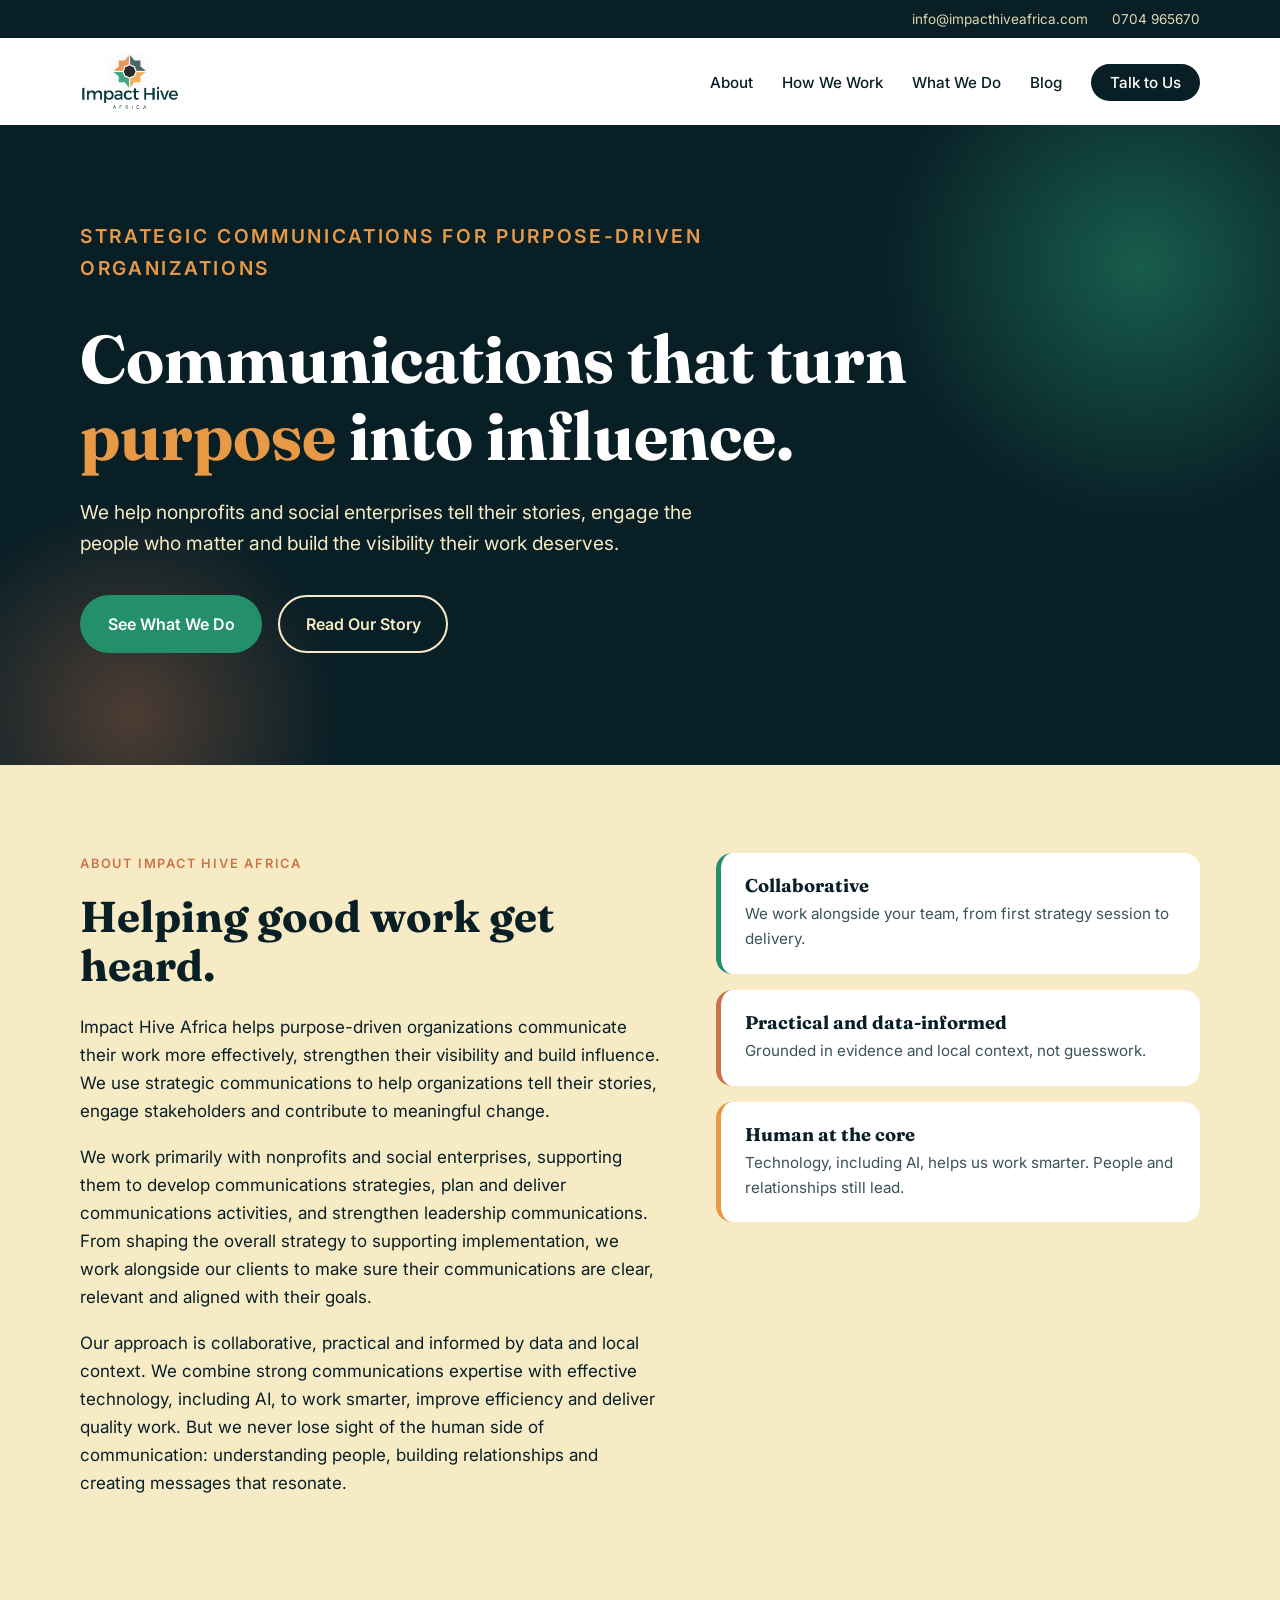
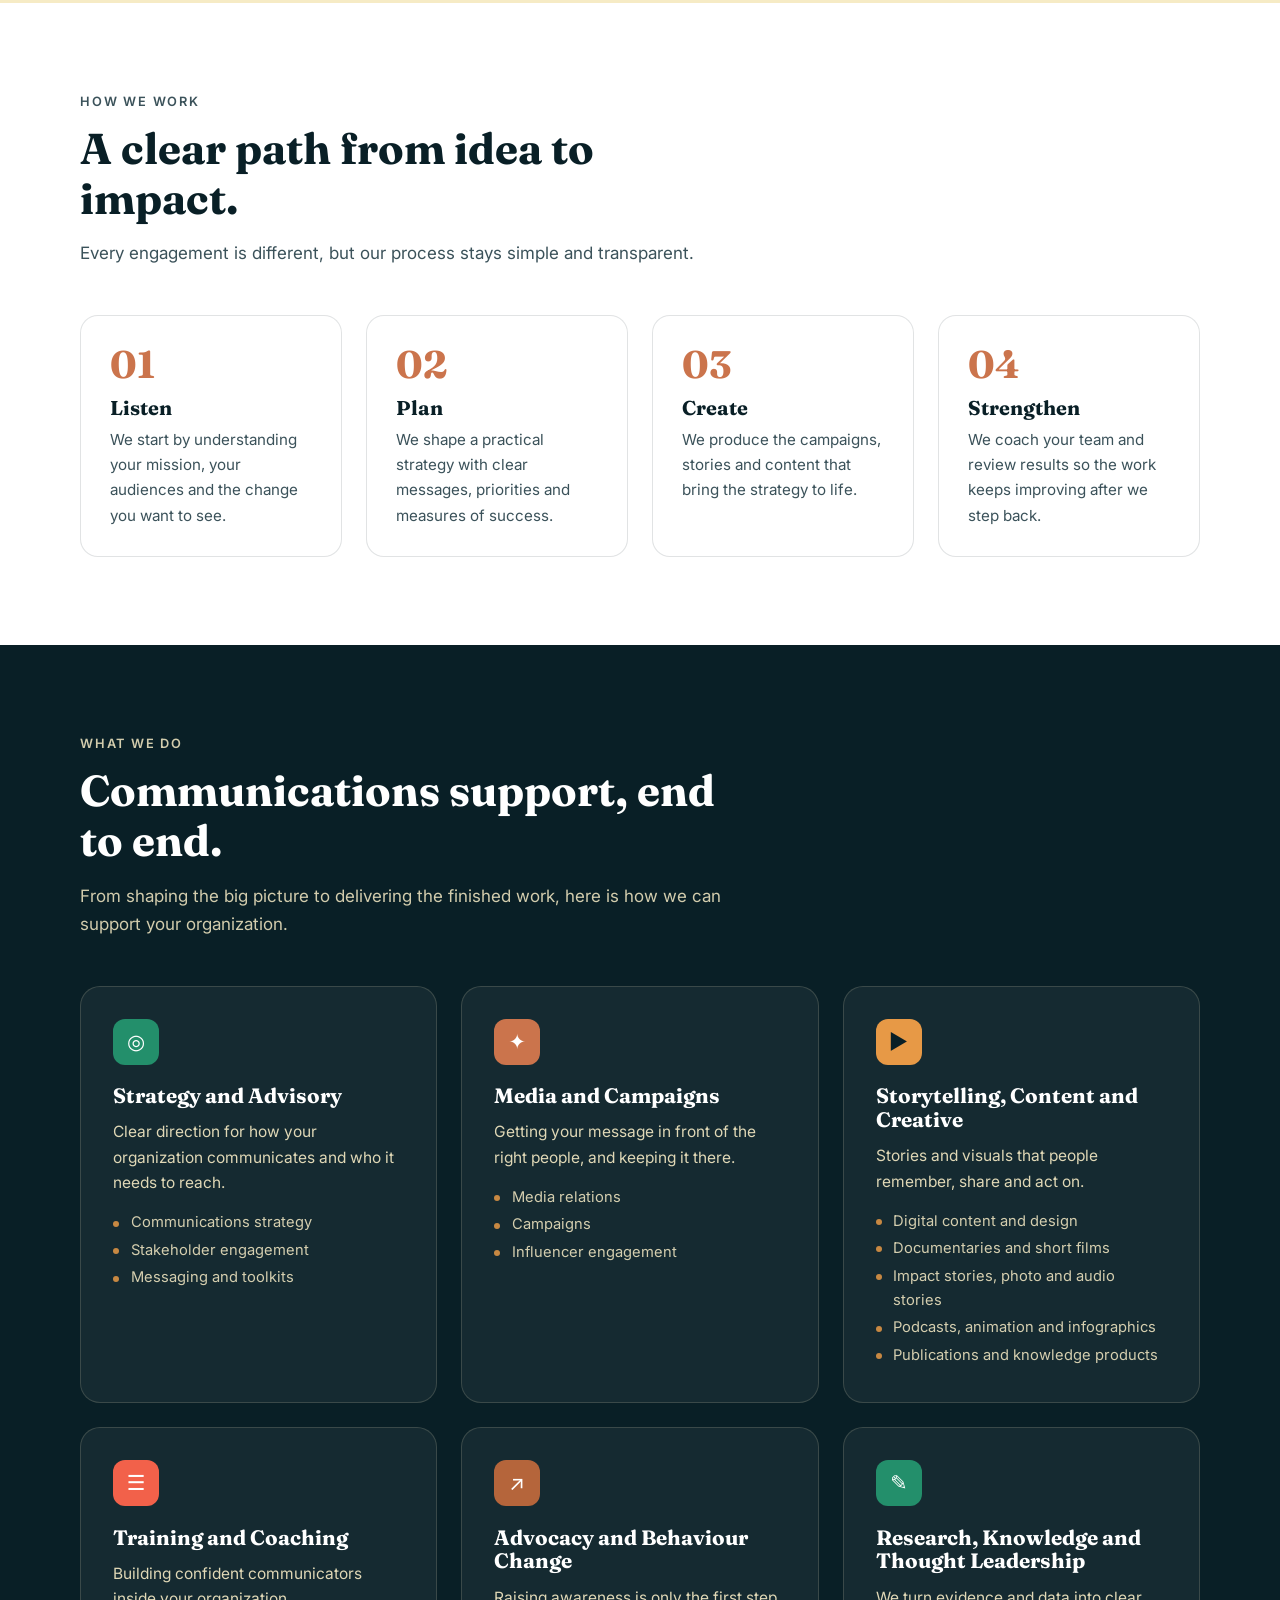
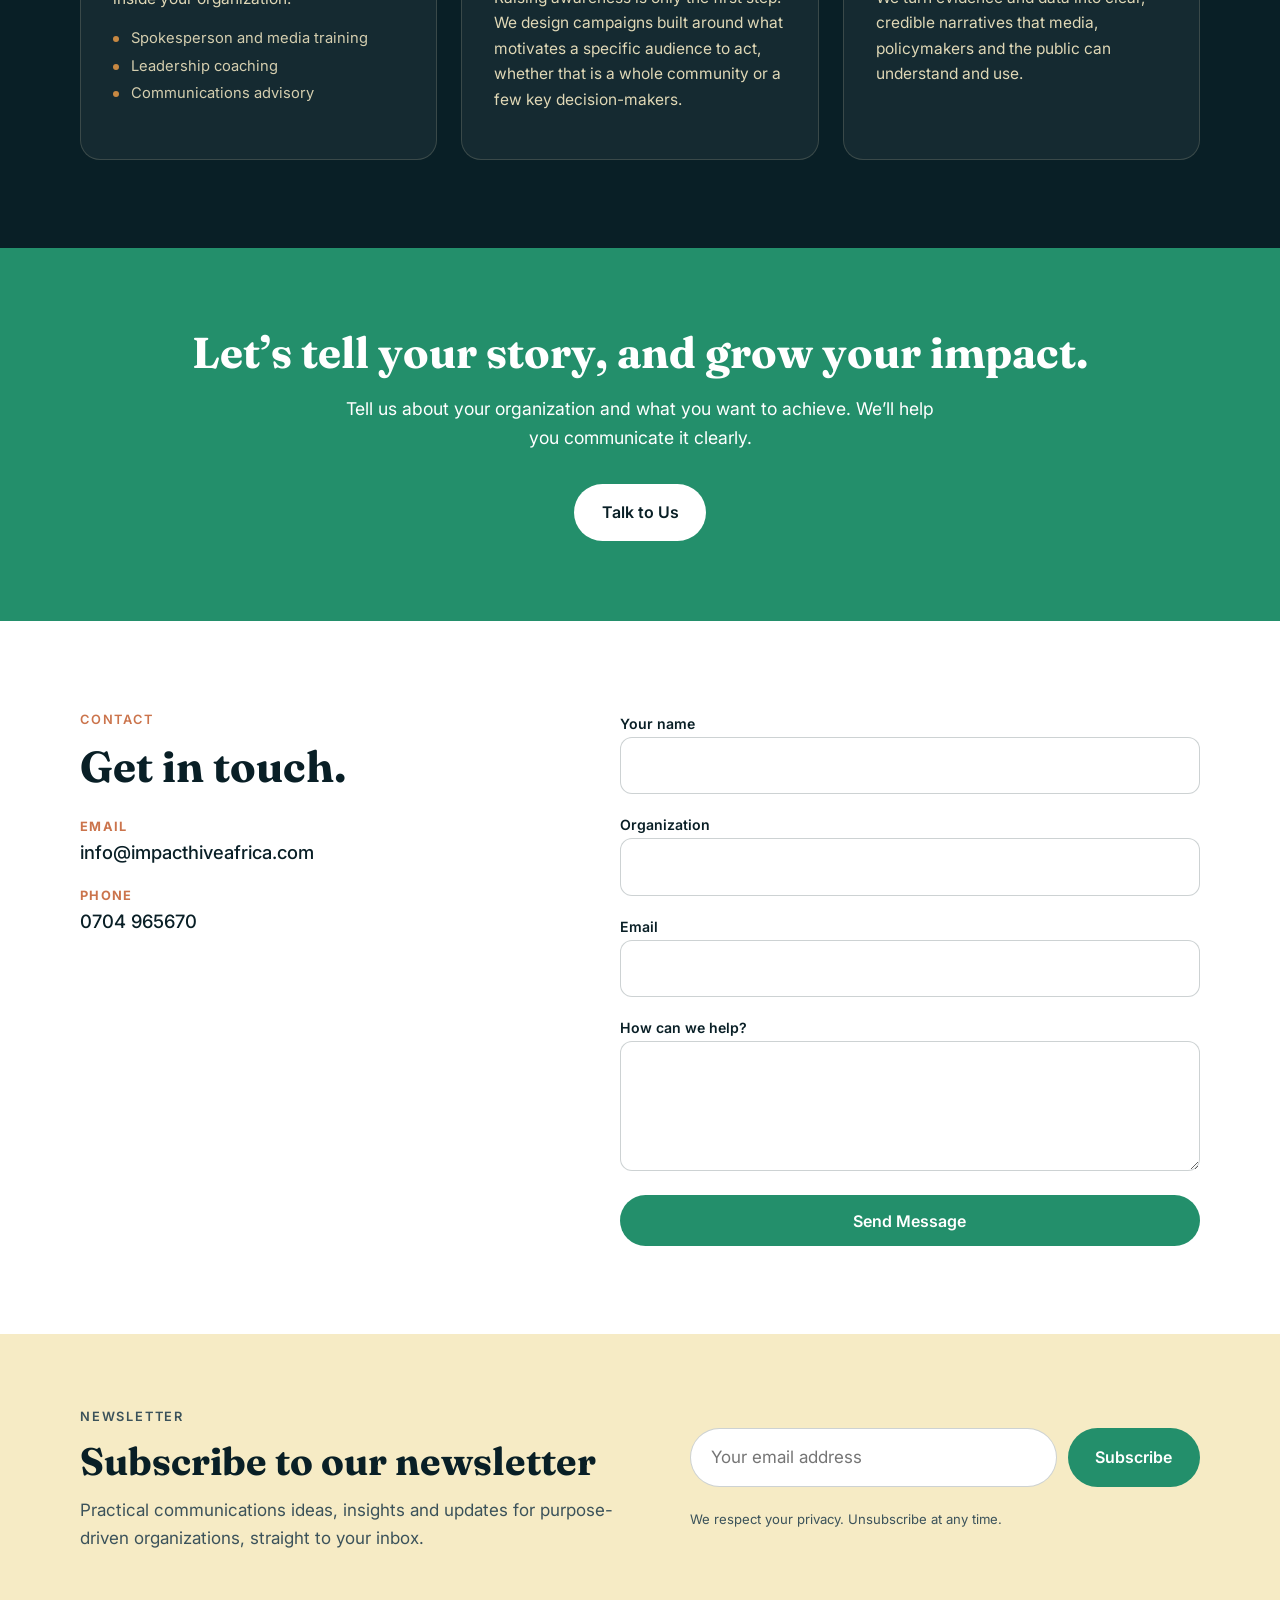
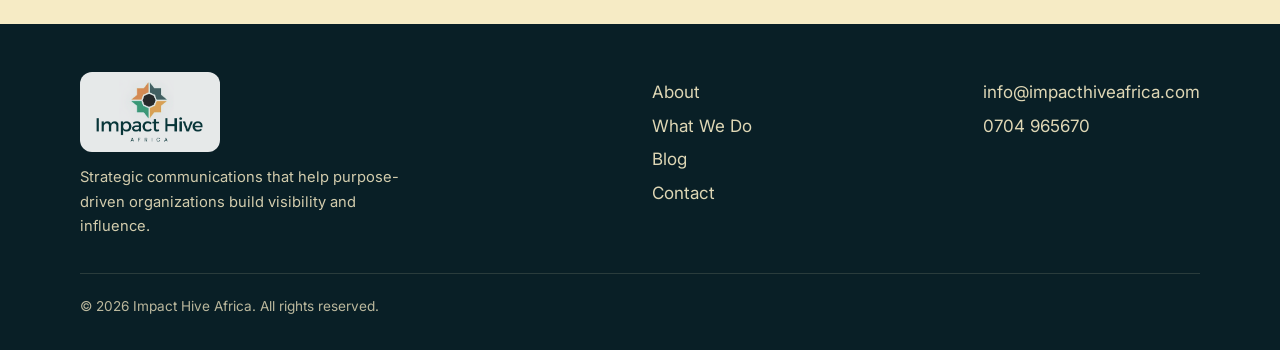
<file: index.html>
<!DOCTYPE html>
<html lang="en">
<head>
<meta charset="utf-8">
<meta name="viewport" content="width=device-width, initial-scale=1">
<title>Impact Hive Africa | Strategic Communications for Purpose-Driven Organizations</title>
<meta name="description" content="Impact Hive Africa helps nonprofits and social enterprises communicate their work, strengthen visibility and build influence through strategic communications.">
<link rel="preconnect" href="https://fonts.googleapis.com">
<link rel="preconnect" href="https://fonts.gstatic.com" crossorigin>
<link href="https://fonts.googleapis.com/css2?family=Fraunces:opsz,wght@9..144,600;9..144,700&family=Inter:wght@400;500;600&display=swap" rel="stylesheet">
<link rel="stylesheet" href="style.css">
</head>
<body>

<div class="topbar">
  <div class="wrap">
    <a href="mailto:info@impacthiveafrica.com">info@impacthiveafrica.com</a>
    <a href="tel:+254704965670">0704 965670</a>
  </div>
</div>

<header class="nav">
  <div class="wrap">
    <a class="logo" href="#top" aria-label="Impact Hive Africa home">
      <img src="logo.png" alt="Impact Hive Africa">
    </a>
    <input type="checkbox" id="menu-toggle" aria-label="Toggle menu">
    <label class="burger" for="menu-toggle" aria-hidden="true"><span></span><span></span><span></span></label>
    <nav>
      <ul>
        <li><a href="#about">About</a></li>
        <li><a href="#approach">How We Work</a></li>
        <li><a href="#services">What We Do</a></li>
        <li><a href="blog.html">Blog</a></li>
        <li><a class="nav-cta" href="#contact">Talk to Us</a></li>
      </ul>
    </nav>
  </div>
</header>

<main id="top">

<section class="hero">
  <div class="wrap">
    <p class="eyebrow" style="color:var(--amber)">Strategic communications for purpose-driven organizations</p>
    <h1>Communications that turn <em>purpose</em> into influence.</h1>
    <p>We help nonprofits and social enterprises tell their stories, engage the people who matter and build the visibility their work deserves.</p>
    <div class="btns">
      <a class="btn btn-primary" href="#services">See What We Do</a>
      <a class="btn btn-ghost" href="#about">Read Our Story</a>
    </div>
  </div>
</section>

<section class="about" id="about">
  <div class="wrap about-grid">
    <div>
      <p class="eyebrow">About Impact Hive Africa</p>
      <h2 style="font-size:clamp(1.9rem,3.6vw,2.7rem);margin-bottom:1.4rem">Helping good work get heard.</h2>
      <p>Impact Hive Africa helps purpose-driven organizations communicate their work more effectively, strengthen their visibility and build influence. We use strategic communications to help organizations tell their stories, engage stakeholders and contribute to meaningful change.</p>
      <p>We work primarily with nonprofits and social enterprises, supporting them to develop communications strategies, plan and deliver communications activities, and strengthen leadership communications. From shaping the overall strategy to supporting implementation, we work alongside our clients to make sure their communications are clear, relevant and aligned with their goals.</p>
      <p>Our approach is collaborative, practical and informed by data and local context. We combine strong communications expertise with effective technology, including AI, to work smarter, improve efficiency and deliver quality work. But we never lose sight of the human side of communication: understanding people, building relationships and creating messages that resonate.</p>
    </div>
    <div class="pillars">
      <div class="pillar"><h3>Collaborative</h3><p>We work alongside your team, from first strategy session to delivery.</p></div>
      <div class="pillar"><h3>Practical and data-informed</h3><p>Grounded in evidence and local context, not guesswork.</p></div>
      <div class="pillar"><h3>Human at the core</h3><p>Technology, including AI, helps us work smarter. People and relationships still lead.</p></div>
    </div>
  </div>
</section>

<section id="approach">
  <div class="wrap">
    <div class="section-head">
      <p class="eyebrow">How We Work</p>
      <h2>A clear path from idea to impact.</h2>
      <p>Every engagement is different, but our process stays simple and transparent.</p>
    </div>
    <div class="steps">
      <div class="step"><div class="num">01</div><h3>Listen</h3><p>We start by understanding your mission, your audiences and the change you want to see.</p></div>
      <div class="step"><div class="num">02</div><h3>Plan</h3><p>We shape a practical strategy with clear messages, priorities and measures of success.</p></div>
      <div class="step"><div class="num">03</div><h3>Create</h3><p>We produce the campaigns, stories and content that bring the strategy to life.</p></div>
      <div class="step"><div class="num">04</div><h3>Strengthen</h3><p>We coach your team and review results so the work keeps improving after we step back.</p></div>
    </div>
  </div>
</section>

<section class="services" id="services">
  <div class="wrap">
    <div class="section-head">
      <p class="eyebrow">What We Do</p>
      <h2>Communications support, end to end.</h2>
      <p>From shaping the big picture to delivering the finished work, here is how we can support your organization.</p>
    </div>
    <div class="cards">

      <article class="card">
        <div class="ico" aria-hidden="true">◎</div>
        <h3>Strategy and Advisory</h3>
        <p>Clear direction for how your organization communicates and who it needs to reach.</p>
        <ul><li>Communications strategy</li><li>Stakeholder engagement</li><li>Messaging and toolkits</li></ul>
      </article>

      <article class="card">
        <div class="ico" aria-hidden="true">✦</div>
        <h3>Media and Campaigns</h3>
        <p>Getting your message in front of the right people, and keeping it there.</p>
        <ul><li>Media relations</li><li>Campaigns</li><li>Influencer engagement</li></ul>
      </article>

      <article class="card">
        <div class="ico" aria-hidden="true">▶</div>
        <h3>Storytelling, Content and Creative</h3>
        <p>Stories and visuals that people remember, share and act on.</p>
        <ul><li>Digital content and design</li><li>Documentaries and short films</li><li>Impact stories, photo and audio stories</li><li>Podcasts, animation and infographics</li><li>Publications and knowledge products</li></ul>
      </article>

      <article class="card">
        <div class="ico" aria-hidden="true">☰</div>
        <h3>Training and Coaching</h3>
        <p>Building confident communicators inside your organization.</p>
        <ul><li>Spokesperson and media training</li><li>Leadership coaching</li><li>Communications advisory</li></ul>
      </article>

      <article class="card">
        <div class="ico" aria-hidden="true">↗</div>
        <h3>Advocacy and Behaviour Change</h3>
        <p>Raising awareness is only the first step. We design campaigns built around what motivates a specific audience to act, whether that is a whole community or a few key decision-makers.</p>
      </article>

      <article class="card">
        <div class="ico" aria-hidden="true">✎</div>
        <h3>Research, Knowledge and Thought Leadership</h3>
        <p>We turn evidence and data into clear, credible narratives that media, policymakers and the public can understand and use.</p>
      </article>

    </div>
  </div>
</section>

<section class="cta">
  <div class="wrap">
    <h2>Let’s tell your story, and grow your impact.</h2>
    <p>Tell us about your organization and what you want to achieve. We’ll help you communicate it clearly.</p>
    <a class="btn" href="#contact">Talk to Us</a>
  </div>
</section>

<section id="contact">
  <div class="wrap contact-grid">
    <div>
      <p class="eyebrow">Contact</p>
      <h2 style="font-size:clamp(1.9rem,3.6vw,2.7rem)">Get in touch.</h2>
      <ul class="contact-list">
        <li><strong>Email</strong><a href="mailto:info@impacthiveafrica.com">info@impacthiveafrica.com</a></li>
        <li><strong>Phone</strong><a href="tel:+254704965670">0704 965670</a></li>
      </ul>
    </div>
    <form id="contact-form">
      <div><label for="name">Your name</label><input id="name" name="name" required></div>
      <div><label for="org">Organization</label><input id="org" name="org"></div>
      <div><label for="email">Email</label><input id="email" name="email" type="email" required></div>
      <div><label for="msg">How can we help?</label><textarea id="msg" name="msg" required></textarea></div>
      <button class="btn btn-primary" type="submit">Send Message</button>
    </form>
  </div>
</section>

<section class="newsletter" id="newsletter">
  <div class="wrap nl-inner">
    <div>
      <p class="eyebrow">Newsletter</p>
      <h2>Subscribe to our newsletter</h2>
      <p>Practical communications ideas, insights and updates for purpose-driven organizations, straight to your inbox.</p>
    </div>
    <form class="nl-form">
      <label class="sr" for="nl-email">Email address</label>
      <input id="nl-email" type="email" placeholder="Your email address" required>
      <button class="btn btn-primary" type="submit">Subscribe</button>
      <p class="nl-note">We respect your privacy. Unsubscribe at any time.</p>
    </form>
  </div>
</section>

</main>

<footer>
  <div class="wrap">
    <div class="row">
      <div>
        <a class="logo" href="#top"><img src="logo.png" alt="Impact Hive Africa"></a>
        <p>Strategic communications that help purpose-driven organizations build visibility and influence.</p>
      </div>
      <div>
        <ul>
          <li><a href="#about">About</a></li>
          <li><a href="#services">What We Do</a></li>
          <li><a href="blog.html">Blog</a></li>
          <li><a href="#contact">Contact</a></li>
        </ul>
      </div>
      <div>
        <ul>
          <li><a href="mailto:info@impacthiveafrica.com">info@impacthiveafrica.com</a></li>
          <li><a href="tel:+254704965670">0704 965670</a></li>
        </ul>
      </div>
    </div>
    <div class="copy">&copy; <span id="yr">2026</span> Impact Hive Africa. All rights reserved.</div>
  </div>
</footer>

<script src="script.js"></script>
</body>
</html>
</file>
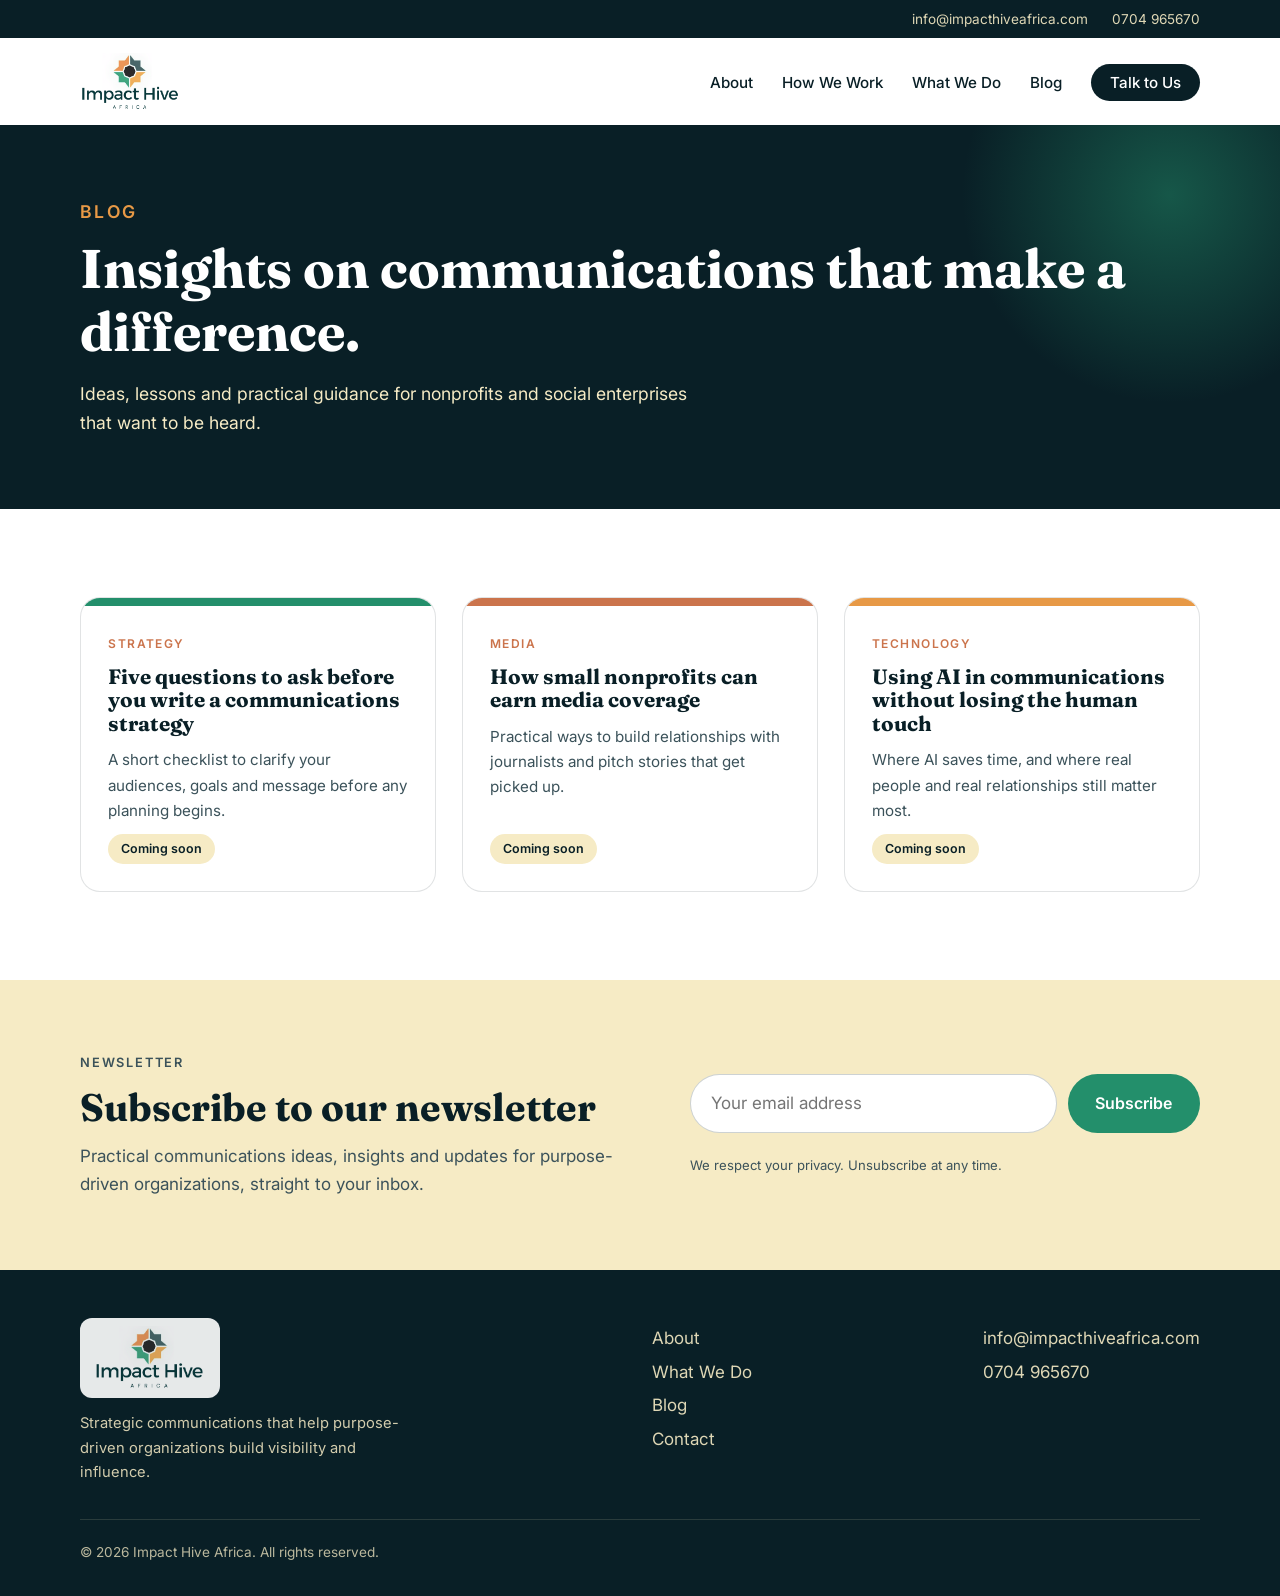
<file: blog.html>
<!DOCTYPE html>
<html lang="en">
<head>
<meta charset="utf-8">
<meta name="viewport" content="width=device-width, initial-scale=1">
<title>Blog | Impact Hive Africa</title>
<meta name="description" content="Insights on strategic communications, storytelling and advocacy for nonprofits and social enterprises from Impact Hive Africa.">
<link rel="preconnect" href="https://fonts.googleapis.com">
<link rel="preconnect" href="https://fonts.gstatic.com" crossorigin>
<link href="https://fonts.googleapis.com/css2?family=Fraunces:opsz,wght@9..144,600;9..144,700&family=Inter:wght@400;500;600&display=swap" rel="stylesheet">
<link rel="stylesheet" href="style.css">
</head>
<body>

<div class="topbar">
  <div class="wrap">
    <a href="mailto:info@impacthiveafrica.com">info@impacthiveafrica.com</a>
    <a href="tel:+254704965670">0704 965670</a>
  </div>
</div>

<header class="nav">
  <div class="wrap">
    <a class="logo" href="index.html" aria-label="Impact Hive Africa home">
      <img src="logo.png" alt="Impact Hive Africa">
    </a>
    <input type="checkbox" id="menu-toggle" aria-label="Toggle menu">
    <label class="burger" for="menu-toggle" aria-hidden="true"><span></span><span></span><span></span></label>
    <nav>
      <ul>
        <li><a href="index.html#about">About</a></li>
        <li><a href="index.html#approach">How We Work</a></li>
        <li><a href="index.html#services">What We Do</a></li>
        <li><a href="blog.html">Blog</a></li>
        <li><a class="nav-cta" href="index.html#contact">Talk to Us</a></li>
      </ul>
    </nav>
  </div>
</header>

<main id="top">

<section class="page-hero">
  <div class="wrap">
    <p class="eyebrow">Blog</p>
    <h1>Insights on communications that make a difference.</h1>
    <p>Ideas, lessons and practical guidance for nonprofits and social enterprises that want to be heard.</p>
  </div>
</section>

<section>
  <div class="wrap">
    <div class="posts">
      <!-- SAMPLE POSTS: replace titles/excerpts with your real articles. When a post is ready,
           remove the "Coming soon" tag and wrap the <h3> in a link to its page, e.g.
           <h3><a href="posts/my-first-post.html">...</a></h3> -->
      <article class="post">
        <div class="bar"></div>
        <div class="body">
          <span class="tag">Strategy</span>
          <h3>Five questions to ask before you write a communications strategy</h3>
          <p>A short checklist to clarify your audiences, goals and message before any planning begins.</p>
          <span class="soon">Coming soon</span>
        </div>
      </article>
      <article class="post">
        <div class="bar"></div>
        <div class="body">
          <span class="tag">Media</span>
          <h3>How small nonprofits can earn media coverage</h3>
          <p>Practical ways to build relationships with journalists and pitch stories that get picked up.</p>
          <span class="soon">Coming soon</span>
        </div>
      </article>
      <article class="post">
        <div class="bar"></div>
        <div class="body">
          <span class="tag">Technology</span>
          <h3>Using AI in communications without losing the human touch</h3>
          <p>Where AI saves time, and where real people and real relationships still matter most.</p>
          <span class="soon">Coming soon</span>
        </div>
      </article>
    </div>
  </div>
</section>

<section class="newsletter" id="newsletter">
  <div class="wrap nl-inner">
    <div>
      <p class="eyebrow">Newsletter</p>
      <h2>Subscribe to our newsletter</h2>
      <p>Practical communications ideas, insights and updates for purpose-driven organizations, straight to your inbox.</p>
    </div>
    <form class="nl-form">
      <label class="sr" for="nl-email">Email address</label>
      <input id="nl-email" type="email" placeholder="Your email address" required>
      <button class="btn btn-primary" type="submit">Subscribe</button>
      <p class="nl-note">We respect your privacy. Unsubscribe at any time.</p>
    </form>
  </div>
</section>

</main>

<footer>
  <div class="wrap">
    <div class="row">
      <div>
        <a class="logo" href="index.html"><img src="logo.png" alt="Impact Hive Africa"></a>
        <p>Strategic communications that help purpose-driven organizations build visibility and influence.</p>
      </div>
      <div>
        <ul>
          <li><a href="index.html#about">About</a></li>
          <li><a href="index.html#services">What We Do</a></li>
          <li><a href="blog.html">Blog</a></li>
          <li><a href="index.html#contact">Contact</a></li>
        </ul>
      </div>
      <div>
        <ul>
          <li><a href="mailto:info@impacthiveafrica.com">info@impacthiveafrica.com</a></li>
          <li><a href="tel:+254704965670">0704 965670</a></li>
        </ul>
      </div>
    </div>
    <div class="copy">&copy; <span id="yr">2026</span> Impact Hive Africa. All rights reserved.</div>
  </div>
</footer>

<script src="script.js"></script>
</body>
</html>
</file>
<file: style.css>
:root{
  --ink:#091f26; --green:#238f6b; --clay:#cb744c; --cream:#f6ebc5; --white:#ffffff;
  --amber:#e79946; --rust:#b5653b; --coral:#f2614a;
  --serif:'Fraunces',Georgia,serif; --sans:'Inter',system-ui,-apple-system,'Segoe UI',Roboto,sans-serif;
}
*{box-sizing:border-box;margin:0;padding:0}
html{scroll-behavior:smooth}
body{font-family:var(--sans);color:var(--ink);background:var(--white);line-height:1.65;font-size:17px}
img{max-width:100%;display:block}
a{color:inherit}
.wrap{width:min(1120px,92%);margin-inline:auto}
h1,h2,h3{font-family:var(--serif);line-height:1.15;font-weight:700}
.eyebrow{font-size:.8rem;font-weight:600;letter-spacing:.14em;text-transform:uppercase;color:var(--clay);margin-bottom:.75rem}
.btn{display:inline-block;padding:.85rem 1.6rem;border-radius:999px;font-weight:600;text-decoration:none;border:2px solid transparent;transition:.2s;cursor:pointer;font-size:1rem;font-family:var(--sans)}
.btn-primary{background:var(--green);color:var(--white)}
.btn-primary:hover{background:var(--coral)}
.btn-ghost{border-color:var(--cream);color:var(--cream)}
.btn-ghost:hover{background:var(--cream);color:var(--ink)}

/* top bar + nav */
.topbar{background:var(--ink);color:var(--cream);font-size:.85rem}
.topbar .wrap{display:flex;gap:1.5rem;justify-content:flex-end;padding:.5rem 0;flex-wrap:wrap}
.topbar a{text-decoration:none;opacity:.9}
.topbar a:hover{opacity:1;color:var(--amber)}
header.nav{position:sticky;top:0;z-index:50;background:var(--white);box-shadow:0 1px 0 rgba(9,31,38,.08)}
header.nav .wrap{display:flex;align-items:center;justify-content:space-between;padding:.9rem 0}
.logo{display:flex;align-items:center;text-decoration:none}
.logo img{height:58px;width:auto}
nav ul{list-style:none;display:flex;gap:1.8rem;align-items:center}
nav a{text-decoration:none;font-weight:500;font-size:.95rem}
nav a:hover{color:var(--green)}
.nav-cta{background:var(--ink);color:var(--white)!important;padding:.55rem 1.2rem;border-radius:999px}
.nav-cta:hover{background:var(--green)}
#menu-toggle{display:none}
.burger{display:none;cursor:pointer;padding:.4rem}
.burger span{display:block;width:26px;height:2px;background:var(--ink);margin:6px 0}

/* hero */
.hero{background:var(--ink);color:var(--white);position:relative;overflow:hidden;padding:6rem 0 7rem}
.hero::before{content:"";position:absolute;right:-120px;top:-120px;width:520px;height:520px;border-radius:50%;
  background:radial-gradient(circle,var(--green) 0%,rgba(35,143,107,0) 70%);opacity:.55}
.hero::after{content:"";position:absolute;left:-80px;bottom:-160px;width:420px;height:420px;border-radius:50%;
  background:radial-gradient(circle,var(--clay) 0%,rgba(203,116,76,0) 70%);opacity:.35}
.hero .wrap{position:relative;z-index:1;max-width:860px;margin-left:max(4%,calc((100% - 1120px)/2))}
.hero h1{font-size:clamp(2.4rem,5.5vw,4.2rem);margin-bottom:1.4rem}
.hero h1 em{font-style:normal;color:var(--amber)}
.hero p{font-size:1.2rem;color:var(--cream);max-width:640px;margin-bottom:2.2rem}
.hero .btns{display:flex;gap:1rem;flex-wrap:wrap}

/* sections */
section{padding:5.5rem 0}
.section-head{max-width:680px;margin-bottom:3rem}
.section-head h2{font-size:clamp(1.9rem,3.6vw,2.7rem);margin-bottom:1rem}
.section-head p{color:#3b525a}

/* about */
.about{background:var(--cream)}
.about-grid{display:grid;grid-template-columns:1.2fr 1fr;gap:3.5rem;align-items:start}
.about p{margin-bottom:1.1rem}
.pillars{display:grid;gap:1rem}
.pillar{background:var(--white);border-radius:16px;padding:1.4rem 1.5rem;border-left:5px solid var(--green)}
.pillar:nth-child(2){border-color:var(--clay)}
.pillar:nth-child(3){border-color:var(--amber)}
.pillar h3{font-size:1.15rem;margin-bottom:.3rem}
.pillar p{font-size:.95rem;margin:0;color:#3b525a}

/* how we work */
.steps{display:grid;grid-template-columns:repeat(4,1fr);gap:1.5rem}
.step{padding:1.8rem;border-radius:18px;background:var(--white);border:1px solid rgba(9,31,38,.12)}
.step .num{font-family:var(--serif);font-size:2.4rem;font-weight:700;color:var(--clay);line-height:1;margin-bottom:.8rem}
.step h3{font-size:1.25rem;margin-bottom:.5rem}
.step p{font-size:.95rem;color:#3b525a}

/* services */
.services{background:var(--ink);color:var(--white)}
.services .section-head p{color:var(--cream);opacity:.85}
.services .eyebrow{color:var(--amber)}
.cards{display:grid;grid-template-columns:repeat(3,1fr);gap:1.5rem}
.card{background:rgba(255,255,255,.05);border:1px solid rgba(246,235,197,.16);border-radius:20px;padding:2rem;transition:.25s}
.card:hover{transform:translateY(-4px);border-color:var(--green);background:rgba(35,143,107,.12)}
.card .ico{width:46px;height:46px;border-radius:12px;background:var(--green);display:grid;place-items:center;margin-bottom:1.2rem;font-size:1.3rem}
.card:nth-child(2) .ico{background:var(--clay)}
.card:nth-child(3) .ico{background:var(--amber);color:var(--ink)}
.card:nth-child(4) .ico{background:var(--coral)}
.card:nth-child(5) .ico{background:var(--rust)}
.card h3{font-size:1.3rem;margin-bottom:.7rem}
.card p{font-size:.97rem;color:var(--cream);opacity:.9;margin-bottom:.9rem}
.card ul{list-style:none;font-size:.92rem;color:var(--cream);opacity:.85}
.card li{padding-left:1.1rem;position:relative;margin:.2rem 0}
.card li::before{content:"";position:absolute;left:0;top:.7em;width:6px;height:6px;border-radius:50%;background:var(--amber)}

/* cta + contact */
.cta{background:var(--green);color:var(--white);text-align:center;padding:5rem 0}
.cta h2{font-size:clamp(1.9rem,3.6vw,2.7rem);margin-bottom:1rem}
.cta p{max-width:600px;margin:0 auto 2rem;font-size:1.1rem}
.cta .btn{background:var(--white);color:var(--ink)}
.cta .btn:hover{background:var(--cream)}
.contact-grid{display:grid;grid-template-columns:1fr 1.2fr;gap:3.5rem}
.contact-list{list-style:none;margin-top:1.5rem}
.contact-list li{margin-bottom:1.1rem}
.contact-list strong{display:block;font-size:.8rem;letter-spacing:.1em;text-transform:uppercase;color:var(--clay)}
.contact-list a{font-size:1.15rem;text-decoration:none;font-weight:500}
.contact-list a:hover{color:var(--green)}
form{display:grid;gap:1rem}
label{font-size:.88rem;font-weight:600}
input,textarea{width:100%;padding:.85rem 1rem;border:1.5px solid rgba(9,31,38,.2);border-radius:12px;font:inherit;background:var(--white)}
input:focus,textarea:focus{outline:none;border-color:var(--green)}
textarea{min-height:130px;resize:vertical}

/* footer */
footer{background:var(--ink);color:var(--cream);padding:3rem 0 2rem}
footer .row{display:flex;justify-content:space-between;gap:2rem;flex-wrap:wrap;align-items:flex-start}
footer .logo{background:var(--white);padding:.5rem .9rem;border-radius:12px;display:inline-flex}
footer .logo img{height:64px}
footer p{max-width:340px;font-size:.92rem;opacity:.85;margin-top:.8rem}
footer ul{list-style:none}
footer li{margin:.35rem 0}
footer a{text-decoration:none;opacity:.9}
footer a:hover{color:var(--amber)}
.copy{border-top:1px solid rgba(246,235,197,.18);margin-top:2.2rem;padding-top:1.3rem;font-size:.85rem;opacity:.75}

/* responsive */
@media(max-width:960px){
  .steps{grid-template-columns:repeat(2,1fr)}
  .cards{grid-template-columns:repeat(2,1fr)}
  .about-grid,.contact-grid{grid-template-columns:1fr}
}
@media(max-width:720px){
  .burger{display:block}
  nav{position:absolute;left:0;right:0;top:100%;background:var(--white);display:none;border-top:1px solid rgba(9,31,38,.1);box-shadow:0 12px 24px rgba(9,31,38,.1)}
  nav ul{flex-direction:column;align-items:flex-start;gap:0;padding:.6rem 4%}
  nav li{width:100%}
  nav a{display:block;padding:.8rem 0}
  .nav-cta{display:inline-block;margin:.4rem 0 .8rem}
  #menu-toggle:checked ~ nav{display:block}
  .steps,.cards{grid-template-columns:1fr}
  section{padding:4rem 0}
  .hero{padding:4.5rem 0 5rem}
  .topbar .wrap{justify-content:center}
}

/* newsletter */
.sr{position:absolute;width:1px;height:1px;overflow:hidden;clip:rect(0 0 0 0);white-space:nowrap}
.newsletter{background:var(--cream);padding:4.5rem 0}
.nl-inner{display:grid;grid-template-columns:1.1fr 1fr;gap:3rem;align-items:center}
.nl-inner h2{font-size:clamp(1.7rem,3.2vw,2.4rem);margin-bottom:.8rem}
.nl-inner p{color:#3b525a}
.nl-form{display:flex;gap:.7rem;flex-wrap:wrap}
.nl-form input{flex:1 1 220px;border-radius:999px;padding:.9rem 1.3rem}
.nl-note{font-size:.82rem;margin-top:.7rem;color:#3b525a;width:100%}

/* blog */
.page-hero{background:var(--ink);color:var(--white);padding:4.5rem 0;position:relative;overflow:hidden}
.page-hero::before{content:"";position:absolute;right:-100px;top:-140px;width:420px;height:420px;border-radius:50%;
  background:radial-gradient(circle,var(--green) 0%,rgba(35,143,107,0) 70%);opacity:.5}
.page-hero .wrap{position:relative}
.page-hero h1{font-size:clamp(2.2rem,4.5vw,3.4rem);margin-bottom:1rem}
.page-hero p{color:var(--cream);max-width:620px;font-size:1.1rem}
.page-hero .eyebrow{color:var(--amber)}
.posts{display:grid;grid-template-columns:repeat(3,1fr);gap:1.6rem}
.post{border:1px solid rgba(9,31,38,.12);border-radius:20px;overflow:hidden;background:var(--white);display:flex;flex-direction:column}
.post .bar{height:8px;background:var(--green)}
.post:nth-child(2) .bar{background:var(--clay)}
.post:nth-child(3) .bar{background:var(--amber)}
.post .body{padding:1.7rem;display:flex;flex-direction:column;gap:.7rem;flex:1}
.tag{font-size:.75rem;font-weight:600;letter-spacing:.12em;text-transform:uppercase;color:var(--clay)}
.post h3{font-size:1.3rem}
.post p{font-size:.95rem;color:#3b525a}
.soon{margin-top:auto;align-self:flex-start;font-size:.78rem;font-weight:600;background:var(--cream);padding:.3rem .8rem;border-radius:999px}
@media(max-width:960px){.posts{grid-template-columns:repeat(2,1fr)}.nl-inner{grid-template-columns:1fr;gap:1.6rem}}
@media(max-width:720px){.posts{grid-template-columns:1fr}.newsletter{padding:3.5rem 0}}
</file>
